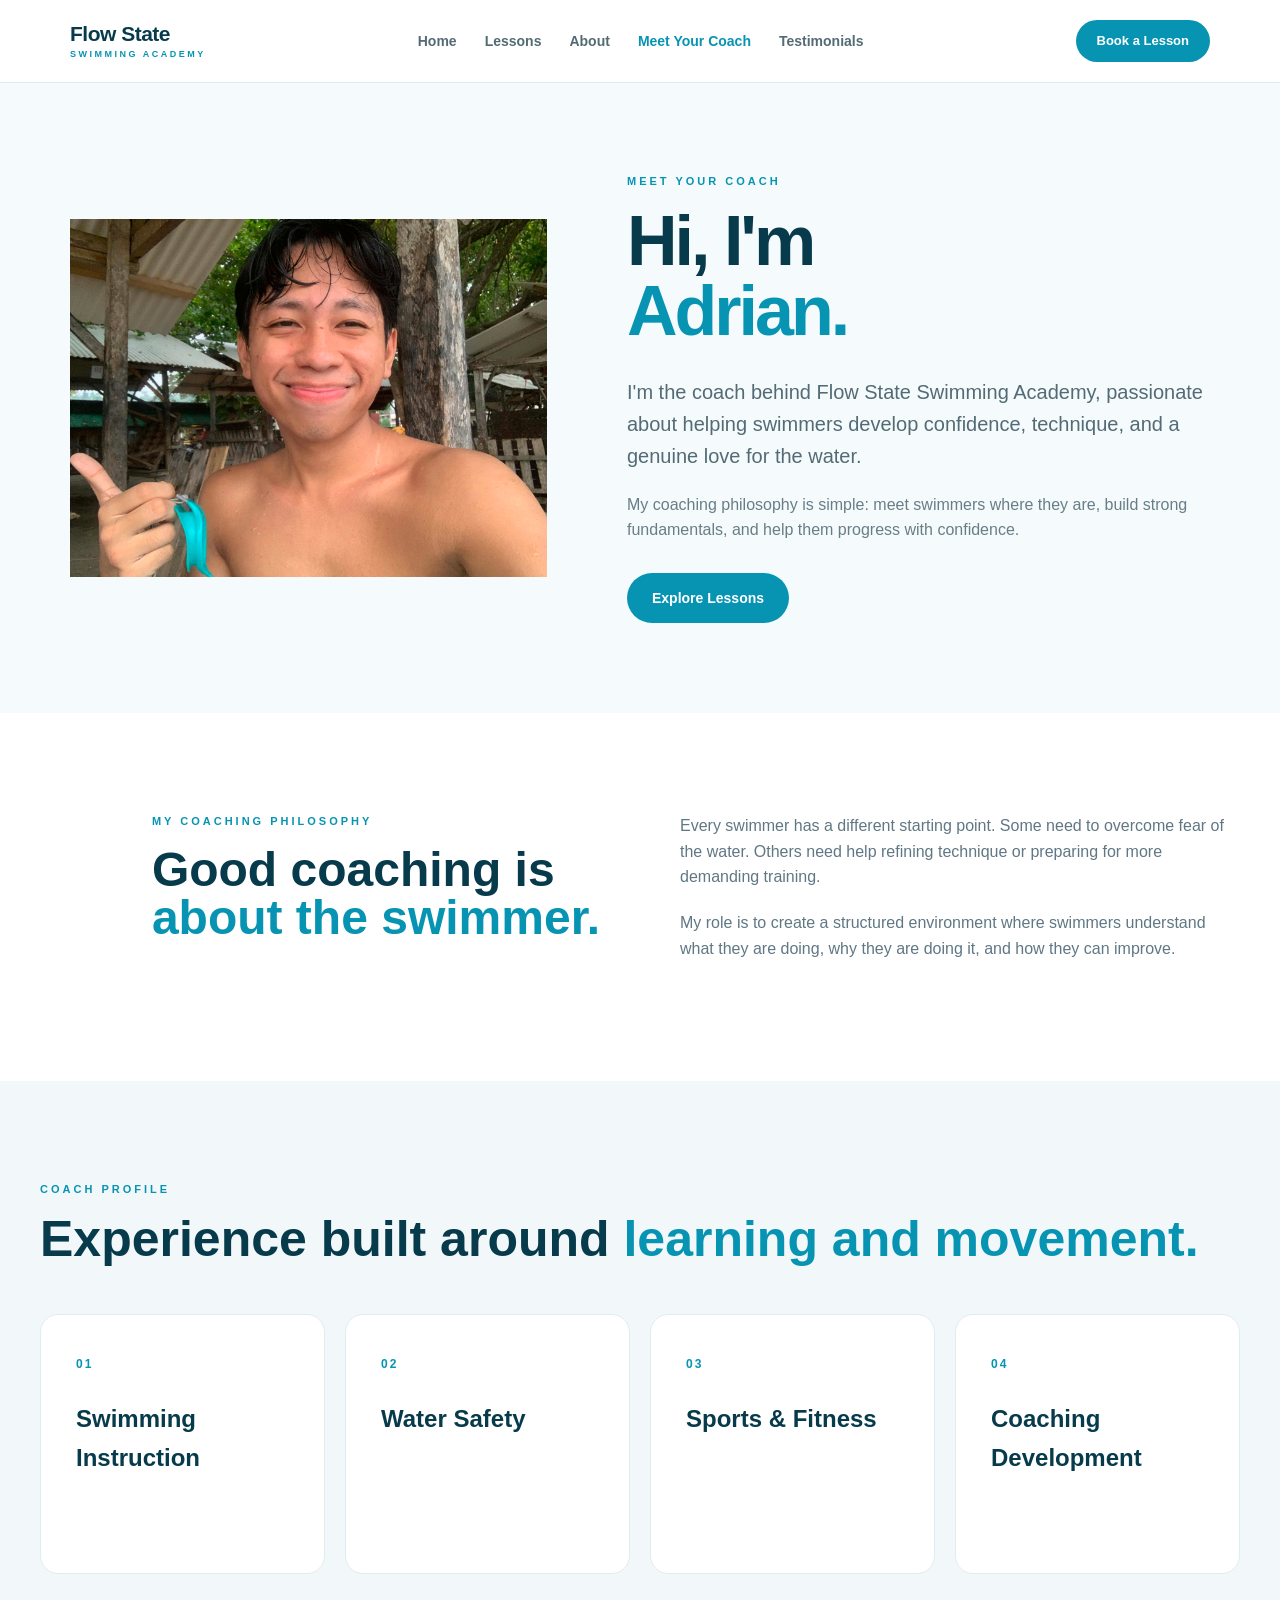
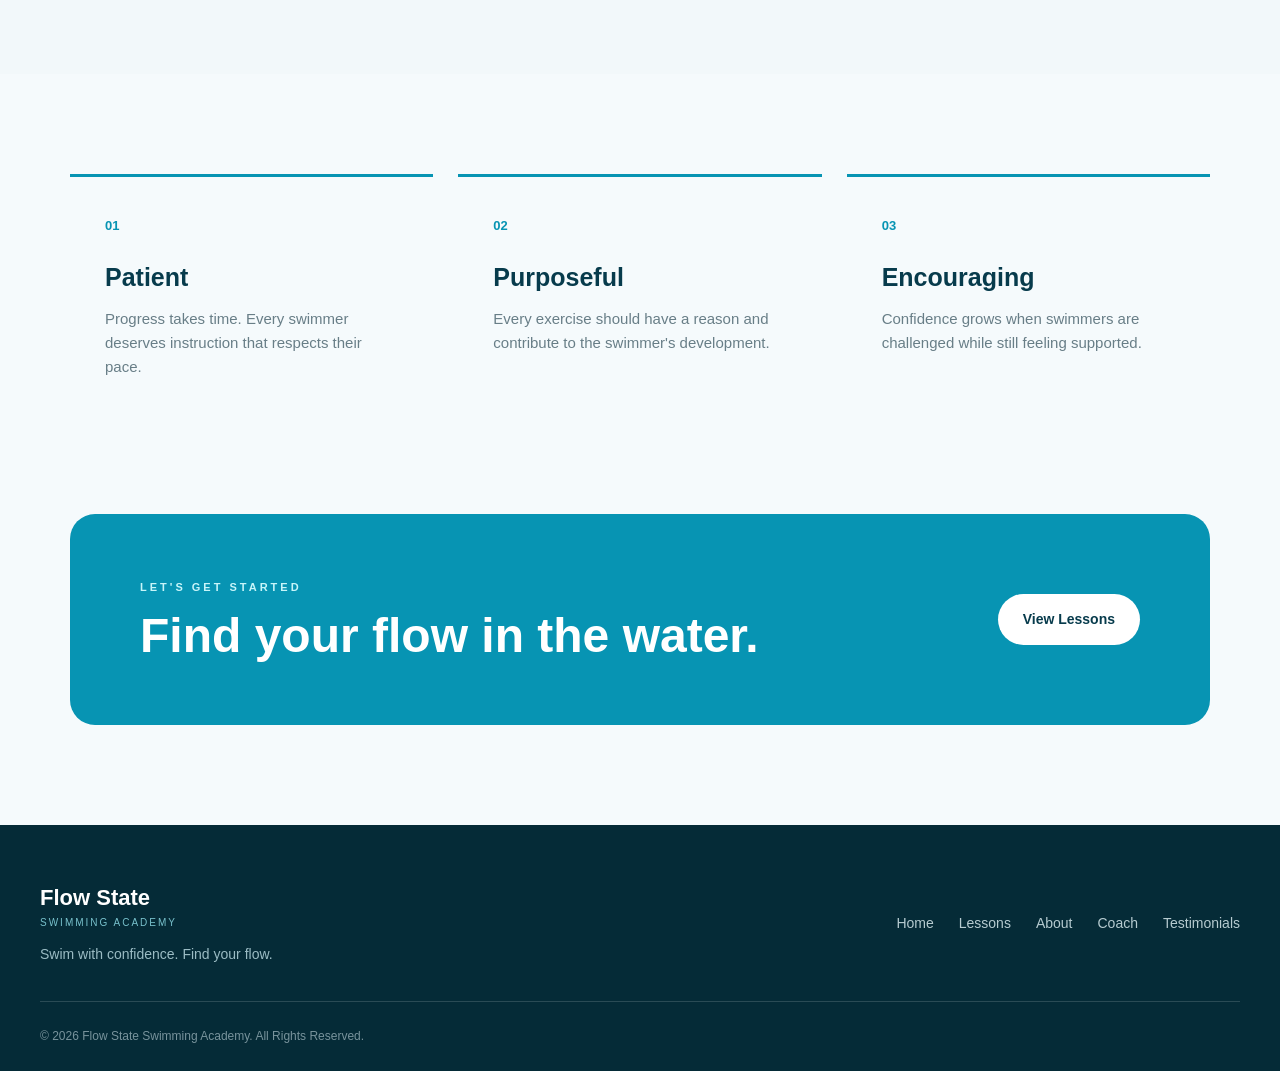
<file: meet-your-coach.html>
<!DOCTYPE html>
<html lang="en">

<head>
    <meta charset="UTF-8">
    <meta name="viewport" content="width=device-width, initial-scale=1.0">

    <title>Meet Your Coach | Flow State Swimming Academy</title>

    <link rel="stylesheet" href="style.css">
</head>

<body>

<header>
    <div class="header">

        <a href="index.html" class="logo">
            <strong>Flow State</strong>
            <span>Swimming Academy</span>
        </a>

        <nav class="navigation">
            <a href="index.html">Home</a>
            <a href="lessons.html">Lessons</a>
            <a href="about.html">About</a>
            <a href="meet-your-coach.html" class="active">Meet Your Coach</a>
            <a href="testimonial.html">Testimonials</a>
        </nav>

        <a href="lessons.html" class="book-button">
            Book a Lesson
        </a>

    </div>
</header>


<main>

    <section class="coach-hero">

        <div class="coach-photo">
    <img src="Photo 3.jpg" alt="Adrian Jumao-as, Swimming Coach">
</div>

               
            </div>

        </div>


        <div class="coach-introduction">

            <p class="section-label">
                MEET YOUR COACH
            </p>

            <h1>
                Hi, I'm
                <span>Adrian.</span>
            </h1>

            <p class="coach-lead">
                I'm the coach behind Flow State Swimming Academy,
                passionate about helping swimmers develop confidence,
                technique, and a genuine love for the water.
            </p>

            <p>
                My coaching philosophy is simple: meet swimmers where
                they are, build strong fundamentals, and help them
                progress with confidence.
            </p>

            <a href="lessons.html" class="button-primary">
                Explore Lessons
            </a>

        </div>

    </section>


    <section class="coach-story">

        <div>

            <p class="section-label">
                MY COACHING PHILOSOPHY
            </p>

            <h2>
                Good coaching is
                <span>about the swimmer.</span>
            </h2>

        </div>

        <div>

            <p>
                Every swimmer has a different starting point. Some need
                to overcome fear of the water. Others need help refining
                technique or preparing for more demanding training.
            </p>

            <p>
                My role is to create a structured environment where
                swimmers understand what they are doing, why they are
                doing it, and how they can improve.
            </p>

        </div>

    </section>


    <section class="credentials-section">

        <div class="section-heading">

            <p class="section-label">
                COACH PROFILE
            </p>

            <h2>
                Experience built around
                <span>learning and movement.</span>
            </h2>


        </div>


        <div class="credentials-grid">

            <div class="credential-card">

                <span>01</span>

                <h3>
                    Swimming Instruction
                </h3>


            </div>


            <div class="credential-card">

                <span>02</span>

                <h3>
                    Water Safety
                </h3>


            </div>


            <div class="credential-card">

                <span>03</span>

                <h3>
                    Sports & Fitness
                </h3>



            </div>


            <div class="credential-card">

                <span>04</span>

                <h3>
                    Coaching Development
                </h3>

            </div>

        </div>

    </section>


    <section class="coach-values">

        <div class="coach-value">

            <strong>01</strong>

            <h3>
                Patient
            </h3>

            <p>
                Progress takes time. Every swimmer deserves
                instruction that respects their pace.
            </p>

        </div>


        <div class="coach-value">

            <strong>02</strong>

            <h3>
                Purposeful
            </h3>

            <p>
                Every exercise should have a reason and contribute
                to the swimmer's development.
            </p>

        </div>


        <div class="coach-value">

            <strong>03</strong>

            <h3>
                Encouraging
            </h3>

            <p>
                Confidence grows when swimmers are challenged
                while still feeling supported.
            </p>

        </div>

    </section>


    <section class="colored-cta">

        <div>

            <p class="section-label">
                LET'S GET STARTED
            </p>

            <h2>
                Find your flow
                in the water.
            </h2>

        </div>

        <a href="lessons.html" class="button-light">
            View Lessons
        </a>

    </section>

</main>


<footer>

    <div class="footer-content">

        <div class="footer-logo">

            <strong>Flow State</strong>
            <span>Swimming Academy</span>

            <p>
                Swim with confidence. Find your flow.
            </p>

        </div>

        <div class="footer-navigation">

            <a href="index.html">Home</a>
            <a href="lessons.html">Lessons</a>
            <a href="about.html">About</a>
            <a href="meet-your-coach.html">Coach</a>
            <a href="testimonial.html">Testimonials</a>

        </div>

    </div>

    <div class="copyright">
        © 2026 Flow State Swimming Academy. All Rights Reserved.
    </div>

</footer>

</body>
</html>
</file>
<file: style.css>
/* =========================================
   FLOW STATE SWIMMING ACADEMY
   FINAL STYLESHEET
========================================= */

* {
    margin: 0;
    padding: 0;
    box-sizing: border-box;
}

html {
    scroll-behavior: smooth;
}

body {
    font-family: Arial, Helvetica, sans-serif;
    background: #f5fafc;
    color: #12343b;
    line-height: 1.6;
}

a {
    text-decoration: none;
    color: inherit;
}

img {
    display: block;
    width: 100%;
}

.section-label {
    margin-bottom: 15px;
    color: #0794b3;
    font-size: 11px;
    font-weight: bold;
    letter-spacing: 3px;
    text-transform: uppercase;
}


/* =========================================
   HEADER
========================================= */

header {
    width: 100%;
    background: white;
    border-bottom: 1px solid #e1ecef;
    position: sticky;
    top: 0;
    z-index: 1000;
}

.header {
    max-width: 1200px;
    min-height: 82px;
    margin: auto;
    padding: 0 30px;

    display: flex;
    align-items: center;
    justify-content: space-between;
    gap: 30px;
}

.logo {
    display: flex;
    flex-direction: column;
    color: #073b4c;
    line-height: 1.1;
    flex-shrink: 0;
}

.logo strong {
    font-size: 21px;
    letter-spacing: -0.5px;
}

.logo span {
    margin-top: 5px;
    color: #0794b3;
    font-size: 9px;
    font-weight: bold;
    letter-spacing: 2.5px;
    text-transform: uppercase;
}

.navigation {
    display: flex;
    align-items: center;
    gap: 28px;
}

.navigation a {
    color: #536b75;
    font-size: 14px;
    font-weight: 600;
    transition: 0.25s;
}

.navigation a:hover,
.navigation a.active {
    color: #0794b3;
}

.book-button {
    padding: 11px 21px;
    background: #0794b3;
    color: white;
    border-radius: 30px;
    font-size: 13px;
    font-weight: bold;
    white-space: nowrap;
    transition: 0.25s;
}

.book-button:hover {
    background: #056f88;
    transform: translateY(-2px);
}


/* =========================================
   BUTTONS
========================================= */

.button-primary,
.button-secondary,
.button-light {
    display: inline-block;
    padding: 14px 25px;
    border-radius: 30px;
    font-size: 14px;
    font-weight: bold;
    transition: 0.25s;
}

.button-primary {
    background: #0794b3;
    color: white;
}

.button-primary:hover {
    background: #056f88;
    transform: translateY(-2px);
}

.button-secondary {
    background: white;
    border: 1px solid #bfd8df;
    color: #07566b;
}

.button-secondary:hover {
    background: #e7f6f9;
    transform: translateY(-2px);
}

.button-light {
    background: white;
    color: #073b4c;
}

.button-light:hover {
    background: #e8f8fa;
    transform: translateY(-2px);
}

.text-link {
    color: #0794b3;
    font-size: 14px;
    font-weight: bold;
}

.text-link:hover {
    color: #056f88;
}


/* =========================================
   HOME HERO
========================================= */

.home-hero {
    max-width: 1200px;
    min-height: 680px;
    margin: auto;
    padding: 80px 30px;

    display: grid;
    grid-template-columns: 1fr 1fr;
    gap: 70px;
    align-items: center;
}

.home-hero-content h1 {
    color: #073b4c;
    font-size: 78px;
    line-height: 0.95;
    letter-spacing: -5px;
}

.home-hero-content h1 span {
    display: block;
    color: #0794b3;
}

.home-hero-content > p:not(.section-label) {
    max-width: 550px;
    margin-top: 30px;
    color: #607784;
    font-size: 18px;
}

.hero-buttons {
    display: flex;
    gap: 15px;
    margin-top: 35px;
    flex-wrap: wrap;
}

.home-hero-image {
    height: 540px;
    position: relative;
    overflow: hidden;
    border-radius: 25px;
}

.home-hero-image img {
    height: 100%;
    object-fit: cover;
}

.hero-image-caption {
    position: absolute;
    bottom: 25px;
    left: 25px;
    right: 25px;

    padding: 20px;

    display: flex;
    flex-direction: column;

    background: rgba(7, 59, 76, 0.85);
    color: white;
    border-radius: 15px;
}

.hero-image-caption strong {
    font-size: 18px;
}

.hero-image-caption span {
    color: #a9e8ef;
    font-size: 13px;
}


/* =========================================
   HOME INTRO
========================================= */

.home-intro {
    padding: 110px 30px;
    background: white;
    text-align: center;
    border-top: 1px solid #e1ecef;
    border-bottom: 1px solid #e1ecef;
}

.home-intro h2 {
    max-width: 850px;
    margin: auto;
    color: #073b4c;
    font-size: 52px;
    line-height: 1.05;
}

.home-intro h2 span {
    color: #0794b3;
}

.home-intro > p:last-child {
    max-width: 720px;
    margin: 25px auto 0;
    color: #607784;
    font-size: 17px;
}


/* =========================================
   HOME FEATURES
========================================= */

.home-features {
    max-width: 1200px;
    margin: auto;
    padding: 90px 30px;

    display: grid;
    grid-template-columns: repeat(3, 1fr);
    gap: 25px;
}

.feature-card {
    padding: 40px;
    background: white;
    border: 1px solid #e0ecef;
    border-radius: 18px;
    transition: 0.3s;
}

.feature-card:hover {
    transform: translateY(-7px);
    box-shadow: 0 20px 45px rgba(7, 59, 76, 0.1);
}

.feature-card > span {
    color: #0794b3;
    font-size: 13px;
    font-weight: bold;
    letter-spacing: 2px;
}

.feature-card h3 {
    margin: 25px 0 12px;
    color: #073b4c;
    font-size: 23px;
}

.feature-card p {
    color: #6a7f8a;
    font-size: 15px;
}


/* =========================================
   HOME IMAGE SECTION
========================================= */

.home-image-section {
    max-width: 1200px;
    margin: auto;
    padding: 40px 30px 120px;

    display: grid;
    grid-template-columns: 1fr 1fr;
    gap: 80px;
    align-items: center;
}

.home-image {
    height: 520px;
    overflow: hidden;
    border-radius: 22px;
}

.home-image img {
    height: 100%;
    object-fit: cover;
}

.home-image-content h2 {
    color: #073b4c;
    font-size: 50px;
    line-height: 1;
}

.home-image-content h2 span {
    display: block;
    color: #0794b3;
}

.home-image-content > p:not(.section-label) {
    max-width: 500px;
    margin: 25px 0 30px;
    color: #607784;
    font-size: 17px;
}


/* =========================================
   HOME CTA
========================================= */

.home-cta,
.colored-cta {
    max-width: 1140px;
    margin: 0 auto 100px;
    padding: 65px 70px;

    display: flex;
    align-items: center;
    justify-content: space-between;
    gap: 40px;

    background: #0794b3;
    border-radius: 25px;
    color: white;
}

.home-cta .section-label,
.colored-cta .section-label {
    color: #c8f5f9;
}

.home-cta h2,
.colored-cta h2 {
    font-size: 48px;
    line-height: 1;
}


/* =========================================
   INNER PAGE HERO
========================================= */

.page-hero {
    min-height: 620px;
    display: grid;
    grid-template-columns: 1.05fr 0.95fr;
    background: #073b4c;
}

.page-hero-image {
    min-height: 620px;
    overflow: hidden;
}

.page-hero-image img {
    height: 100%;
    object-fit: cover;
}

.page-hero-content {
    padding: 80px;
    display: flex;
    flex-direction: column;
    justify-content: center;
    color: white;
}

.page-hero-content .section-label {
    color: #7bd7e4;
}

.page-hero-content h1 {
    max-width: 550px;
    margin-bottom: 25px;
    font-size: 68px;
    line-height: 1;
    letter-spacing: -3px;
}

.page-hero-content h1 span {
    display: block;
    color: #5ed5e5;
}

.page-hero-content > p:not(.section-label) {
    max-width: 520px;
    margin-bottom: 35px;
    color: #c4dce1;
    font-size: 18px;
}

.page-hero-content .button-primary {
    width: fit-content;
}


/* =========================================
   SPLIT INTRO
========================================= */

.split-intro,
.story-section {
    max-width: 1200px;
    margin: auto;
    padding: 110px 30px;

    display: grid;
    grid-template-columns: 1fr 1fr;
    gap: 80px;
    align-items: center;
}

.split-intro h2,
.story-content h2 {
    color: #073b4c;
    font-size: 50px;
    line-height: 1.05;
    letter-spacing: -2px;
}

.split-intro h2 span,
.story-content h2 span {
    display: block;
    color: #0794b3;
}

.split-intro > p,
.story-content p:not(.section-label) {
    color: #607784;
    font-size: 17px;
}


/* =========================================
   PROGRAMS
========================================= */

.programs,
.beliefs-section,
.credentials-section {
    padding: 100px 30px;
    background: #f2f8fa;
}

.section-heading {
    max-width: 1200px;
    margin: 0 auto 50px;
}

.section-heading h2 {
    color: #073b4c;
    font-size: 50px;
    line-height: 1;
}

.section-heading h2 span {
    color: #0794b3;
}

.program-grid {
    max-width: 1200px;
    margin: auto;

    display: grid;
    grid-template-columns: repeat(3, 1fr);
    gap: 25px;
}

.program-card {
    overflow: hidden;
    background: white;
    border-radius: 18px;
    box-shadow: 0 10px 35px rgba(7, 59, 76, 0.08);
    transition: 0.3s;
}

.program-card:hover {
    transform: translateY(-8px);
    box-shadow: 0 20px 45px rgba(7, 59, 76, 0.14);
}

.program-image {
    height: 260px;
    overflow: hidden;
}

.program-image img {
    height: 100%;
    object-fit: cover;
    transition: 0.5s;
}

.program-card:hover .program-image img {
    transform: scale(1.05);
}

.program-content {
    padding: 35px;
}

.program-number {
    color: #0794b3;
    font-size: 13px;
    font-weight: bold;
    letter-spacing: 2px;
}

.program-content h3 {
    margin: 12px 0;
    color: #073b4c;
    font-size: 27px;
}

.program-content p {
    margin-bottom: 25px;
    color: #687e87;
    font-size: 15px;
}

.program-content ul {
    margin-bottom: 25px;
    padding-left: 18px;
    color: #536b75;
    font-size: 14px;
}

.program-content li {
    margin-bottom: 8px;
}


/* =========================================
   IMAGE + TEXT SECTIONS
========================================= */

.image-text-section {
    max-width: 1200px;
    margin: auto;
    padding: 120px 30px;

    display: grid;
    grid-template-columns: 1fr 1fr;
    gap: 80px;
    align-items: center;
}

.large-image {
    height: 570px;
    overflow: hidden;
    border-radius: 22px;
}

.large-image img {
    height: 100%;
    object-fit: cover;
}

.image-text-content h2 {
    color: #073b4c;
    font-size: 50px;
    line-height: 1;
}

.image-text-content h2 span {
    display: block;
    color: #0794b3;
}

.image-text-content > p:not(.section-label) {
    margin: 25px 0 35px;
    color: #607784;
    font-size: 17px;
}

.number-list {
    border-top: 1px solid #dce9ec;
}

.number-list div {
    padding: 20px 0;

    display: flex;
    gap: 20px;

    border-bottom: 1px solid #dce9ec;
}

.number-list strong {
    color: #0794b3;
    font-size: 13px;
}

.number-list span {
    color: #073b4c;
    font-weight: 600;
}


/* =========================================
   ABOUT
========================================= */

.story-image {
    height: 560px;
    overflow: hidden;
    border-radius: 22px;
}

.story-image img {
    height: 100%;
    object-fit: cover;
}

.story-content p:not(.section-label) {
    margin-bottom: 20px;
}

.belief-grid {
    max-width: 1200px;
    margin: auto;

    display: grid;
    grid-template-columns: repeat(4, 1fr);
    gap: 20px;
}

.belief-card,
.credential-card {
    min-height: 260px;
    padding: 35px;
    background: white;
    border: 1px solid #e0ecef;
    border-radius: 18px;
    transition: 0.3s;
}

.belief-card:hover,
.credential-card:hover {
    transform: translateY(-6px);
    box-shadow: 0 18px 40px rgba(7, 59, 76, 0.1);
}

.belief-card > span,
.credential-card > span {
    color: #0794b3;
    font-size: 12px;
    font-weight: bold;
    letter-spacing: 2px;
}

.belief-card h3,
.credential-card h3 {
    margin: 25px 0 15px;
    color: #073b4c;
    font-size: 24px;
}

.belief-card p,
.credential-card p {
    color: #687e87;
    font-size: 14px;
}


/* =========================================
   SAFETY
========================================= */

.safety-section {
    padding: 90px 30px;

    display: grid;
    grid-template-columns: 1fr 1fr;
    gap: 80px;
    align-items: center;

    background: #073b4c;
    color: white;
}

.safety-section > div,
.safety-section > p {
    max-width: 550px;
}

.safety-section > div {
    justify-self: end;
}

.safety-section > p {
    justify-self: start;
    color: #c4dce1;
    font-size: 17px;
}

.safety-section .section-label {
    color: #7bd7e4;
}

.safety-section h2 {
    font-size: 43px;
    line-height: 1.05;
}


/* =========================================
   COACH PAGE
========================================= */

.coach-hero {
    max-width: 1200px;
    margin: auto;
    padding: 90px 30px;

    display: grid;
    grid-template-columns: 0.9fr 1.1fr;
    gap: 80px;
    align-items: center;
}

.coach-photo-placeholder {
    height: 620px;

    display: flex;
    align-items: center;
    justify-content: center;

    background:
        linear-gradient(
            145deg,
            #d9f4f7,
            #8ed5df
        );

    border-radius: 25px;

    color: #073b4c;

    text-align: center;
}

.coach-photo-placeholder div {
    padding: 30px;
}

.coach-photo-placeholder span {
    font-size: 13px;
    font-weight: bold;
    letter-spacing: 3px;
}

.coach-photo-placeholder p {
    max-width: 250px;
    margin-top: 10px;
    font-size: 13px;
}

.coach-introduction h1 {
    color: #073b4c;
    font-size: 70px;
    line-height: 1;
    letter-spacing: -3px;
}

.coach-introduction h1 span {
    display: block;
    color: #0794b3;
}

.coach-lead {
    margin: 30px 0 20px;
    color: #536b75;
    font-size: 20px;
}

.coach-introduction > p:not(.section-label):not(.coach-lead) {
    max-width: 600px;
    margin-bottom: 30px;
    color: #687e87;
}

.coach-story {
    padding: 100px 30px;
    background: white;

    display: grid;
    grid-template-columns: 1fr 1fr;
    gap: 80px;
}

.coach-story > div {
    max-width: 550px;
}

.coach-story > div:first-child {
    justify-self: end;
}

.coach-story h2 {
    color: #073b4c;
    font-size: 48px;
    line-height: 1;
}

.coach-story h2 span {
    display: block;
    color: #0794b3;
}

.coach-story p:not(.section-label) {
    margin-bottom: 20px;
    color: #607784;
}

.placeholder-note {
    margin-top: 15px;
    color: #9a6b00 !important;
    font-size: 13px !important;
}

.credentials-grid {
    max-width: 1200px;
    margin: auto;

    display: grid;
    grid-template-columns: repeat(4, 1fr);
    gap: 20px;
}

.coach-values {
    max-width: 1200px;
    margin: auto;
    padding: 100px 30px;

    display: grid;
    grid-template-columns: repeat(3, 1fr);
    gap: 25px;
}

.coach-value {
    padding: 35px;
    border-top: 3px solid #0794b3;
}

.coach-value strong {
    color: #0794b3;
    font-size: 13px;
}

.coach-value h3 {
    margin: 20px 0 10px;
    color: #073b4c;
    font-size: 25px;
}

.coach-value p {
    color: #687e87;
    font-size: 15px;
}


/* =========================================
   TESTIMONIALS
========================================= */

.testimonial-hero {
    padding: 110px 30px 90px;
    text-align: center;
    background: white;
}

.testimonial-hero h1 {
    max-width: 850px;
    margin: auto;
    color: #073b4c;
    font-size: 60px;
    line-height: 1;
    letter-spacing: -3px;
}

.testimonial-hero h1 span {
    display: block;
    color: #0794b3;
}

.testimonial-hero > p:last-child {
    max-width: 600px;
    margin: 25px auto 0;
    color: #607784;
    font-size: 17px;
}

.testimonial-grid {
    max-width: 1200px;
    margin: auto;
    padding: 90px 30px;

    display: grid;
    grid-template-columns: repeat(2, 1fr);
    gap: 25px;
}

.testimonial-card {
    padding: 40px;
    background: white;
    border: 1px solid #e0ecef;
    border-radius: 20px;
}

.quote {
    color: #0794b3;
    font-family: Georgia, serif;
    font-size: 60px;
    line-height: 0.5;
}

.testimonial-card > p {
    margin: 30px 0;
    color: #536b75;
    font-size: 17px;
}

.testimonial-person {
    display: flex;
    flex-direction: column;
}

.testimonial-person strong {
    color: #073b4c;
}

.testimonial-person span {
    color: #0794b3;
    font-size: 12px;
}

.testimonial-image {
    max-width: 1200px;
    min-height: 500px;
    margin: 0 auto 100px;

    position: relative;
    overflow: hidden;
    border-radius: 25px;
}

.testimonial-image img {
    height: 100%;
    min-height: 500px;
    object-fit: cover;
}

.testimonial-image::after {
    content: "";
    position: absolute;
    inset: 0;
    background: linear-gradient(
        90deg,
        rgba(7, 59, 76, 0.85),
        rgba(7, 59, 76, 0.15)
    );
}

.testimonial-image > div {
    position: absolute;
    z-index: 2;
    left: 70px;
    top: 50%;
    transform: translateY(-50%);
    color: white;
}

.testimonial-image .section-label {
    color: #9de9f0;
}

.testimonial-image h2 {
    max-width: 500px;
    margin-bottom: 30px;
    font-size: 50px;
    line-height: 1;
}

.testimonial-image h2 span {
    display: block;
    color: #70dce7;
}


/* =========================================
   FOOTER
========================================= */

footer {
    padding: 55px 30px 25px;
    background: #052b37;
    color: white;
}

.footer-content {
    max-width: 1200px;
    margin: auto;
    padding-bottom: 35px;

    display: flex;
    align-items: center;
    justify-content: space-between;
    gap: 30px;

    border-bottom: 1px solid rgba(255, 255, 255, 0.15);
}

.footer-logo {
    display: flex;
    flex-direction: column;
}

.footer-logo strong {
    font-size: 22px;
}

.footer-logo span {
    color: #78c1cc;
    font-size: 10px;
    letter-spacing: 2px;
    text-transform: uppercase;
}

.footer-logo p {
    margin-top: 12px;
    color: #9bbcc4;
    font-size: 14px;
}

.footer-navigation {
    display: flex;
    gap: 25px;
    flex-wrap: wrap;
}

.footer-navigation a {
    color: #b6cbd0;
    font-size: 14px;
    transition: 0.25s;
}

.footer-navigation a:hover {
    color: white;
}

.copyright {
    max-width: 1200px;
    margin: 25px auto 0;
    color: #78939c;
    font-size: 12px;
}


/* =========================================
   RESPONSIVE
========================================= */

@media (max-width: 1000px) {

    .navigation {
        gap: 15px;
    }

    .navigation a {
        font-size: 12px;
    }

    .home-hero-content h1 {
        font-size: 60px;
    }

    .page-hero-content h1 {
        font-size: 55px;
    }

    .belief-grid,
    .credentials-grid {
        grid-template-columns: repeat(2, 1fr);
    }

}


/* =========================================
   TABLET
========================================= */

@media (max-width: 800px) {

    .header {
        min-height: auto;
        padding: 18px 20px;
        flex-wrap: wrap;
    }

    .navigation {
        order: 3;
        width: 100%;
        justify-content: flex-start;
        overflow-x: auto;
        padding-top: 10px;
        gap: 22px;
    }

    .home-hero,
    .page-hero,
    .split-intro,
    .story-section,
    .image-text-section,
    .coach-hero,
    .coach-story {
        grid-template-columns: 1fr;
    }

    .home-hero {
        padding: 70px 25px;
        text-align: center;
    }

    .home-hero-content > p:not(.section-label) {
        margin-left: auto;
        margin-right: auto;
    }

    .hero-buttons {
        justify-content: center;
    }

    .home-hero-image {
        height: 430px;
    }

    .home-intro {
        padding: 80px 25px;
    }

    .home-intro h2 {
        font-size: 40px;
    }

    .home-features {
        grid-template-columns: 1fr;
        padding: 60px 25px;
    }

    .home-image-section {
        padding: 40px 25px 80px;
    }

    .home-image {
        height: 400px;
    }

    .home-cta,
    .colored-cta {
        margin-left: 20px;
        margin-right: 20px;
        padding: 50px 30px;
        flex-direction: column;
        align-items: flex-start;
    }

    .page-hero-image {
        min-height: 400px;
    }

    .page-hero-content {
        padding: 60px 30px;
    }

    .page-hero-content h1 {
        font-size: 52px;
    }

    .split-intro,
    .story-section,
    .image-text-section {
        padding: 80px 25px;
        gap: 50px;
    }

    .split-intro h2,
    .story-content h2,
    .image-text-content h2 {
        font-size: 40px;
    }

    .program-grid {
        grid-template-columns: 1fr;
    }

    .image-text-section {
        padding-top: 80px;
    }

    .large-image,
    .story-image {
        height: 420px;
    }

    .safety-section {
        grid-template-columns: 1fr;
        gap: 30px;
        padding: 70px 30px;
    }

    .safety-section > div,
    .safety-section > p {
        justify-self: start;
    }

    .belief-grid,
    .credentials-grid {
        grid-template-columns: 1fr;
    }

    .coach-hero {
        padding: 70px 25px;
    }

    .coach-photo-placeholder {
        height: 450px;
    }

    .coach-introduction h1 {
        font-size: 55px;
    }

    .coach-story {
        padding: 80px 30px;
        gap: 35px;
    }

    .coach-values {
        grid-template-columns: 1fr;
        padding: 70px 25px;
    }

    .testimonial-hero {
        padding: 80px 25px;
    }

    .testimonial-hero h1 {
        font-size: 45px;
    }

    .testimonial-grid {
        grid-template-columns: 1fr;
        padding: 60px 25px;
    }

    .testimonial-image {
        margin-left: 20px;
        margin-right: 20px;
    }

    .testimonial-image > div {
        left: 35px;
        right: 25px;
    }

    .testimonial-image h2 {
        font-size: 40px;
    }

    .footer-content {
        flex-direction: column;
        align-items: flex-start;
    }

}


/* =========================================
   SMALL PHONES
========================================= */

@media (max-width: 500px) {

    .logo strong {
        font-size: 18px;
    }

    .logo span {
        font-size: 8px;
    }

    .book-button {
        padding: 9px 14px;
        font-size: 12px;
    }

    .navigation {
        gap: 18px;
    }

    .navigation a {
        font-size: 12px;
        white-space: nowrap;
    }

    .home-hero-content h1 {
        font-size: 45px;
        letter-spacing: -2px;
    }

    .home-hero-image {
        height: 350px;
    }

    .page-hero-image {
        min-height: 300px;
    }

    .page-hero-content {
        padding: 50px 25px;
    }

    .page-hero-content h1 {
        font-size: 44px;
    }

    .home-cta h2,
    .colored-cta h2 {
        font-size: 38px;
    }

    .large-image,
    .story-image {
        height: 330px;
    }

    .coach-photo-placeholder {
        height: 350px;
    }

    .coach-introduction h1 {
        font-size: 45px;
    }

    .testimonial-image {
        min-height: 400px;
    }

    .testimonial-image img {
        min-height: 400px;
    }

    .testimonial-image > div {
        left: 25px;
    }

}
</file>
